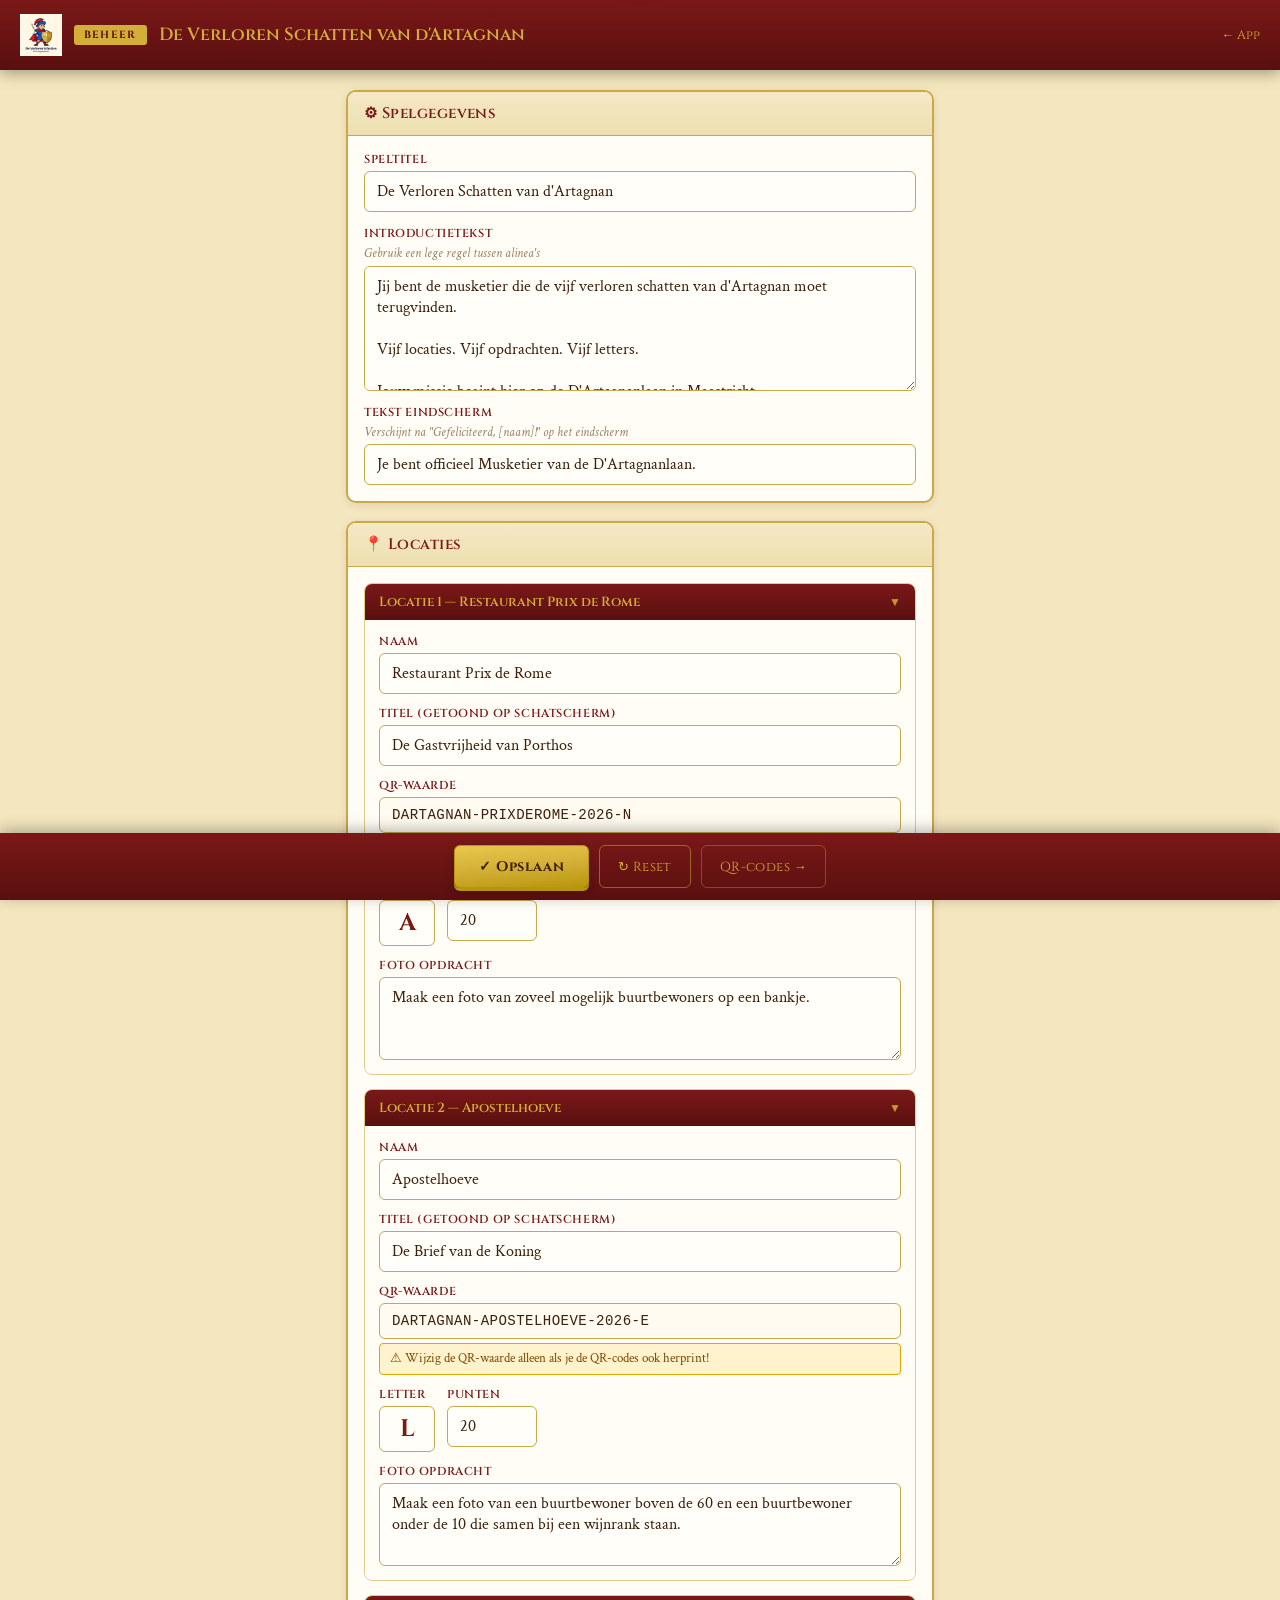
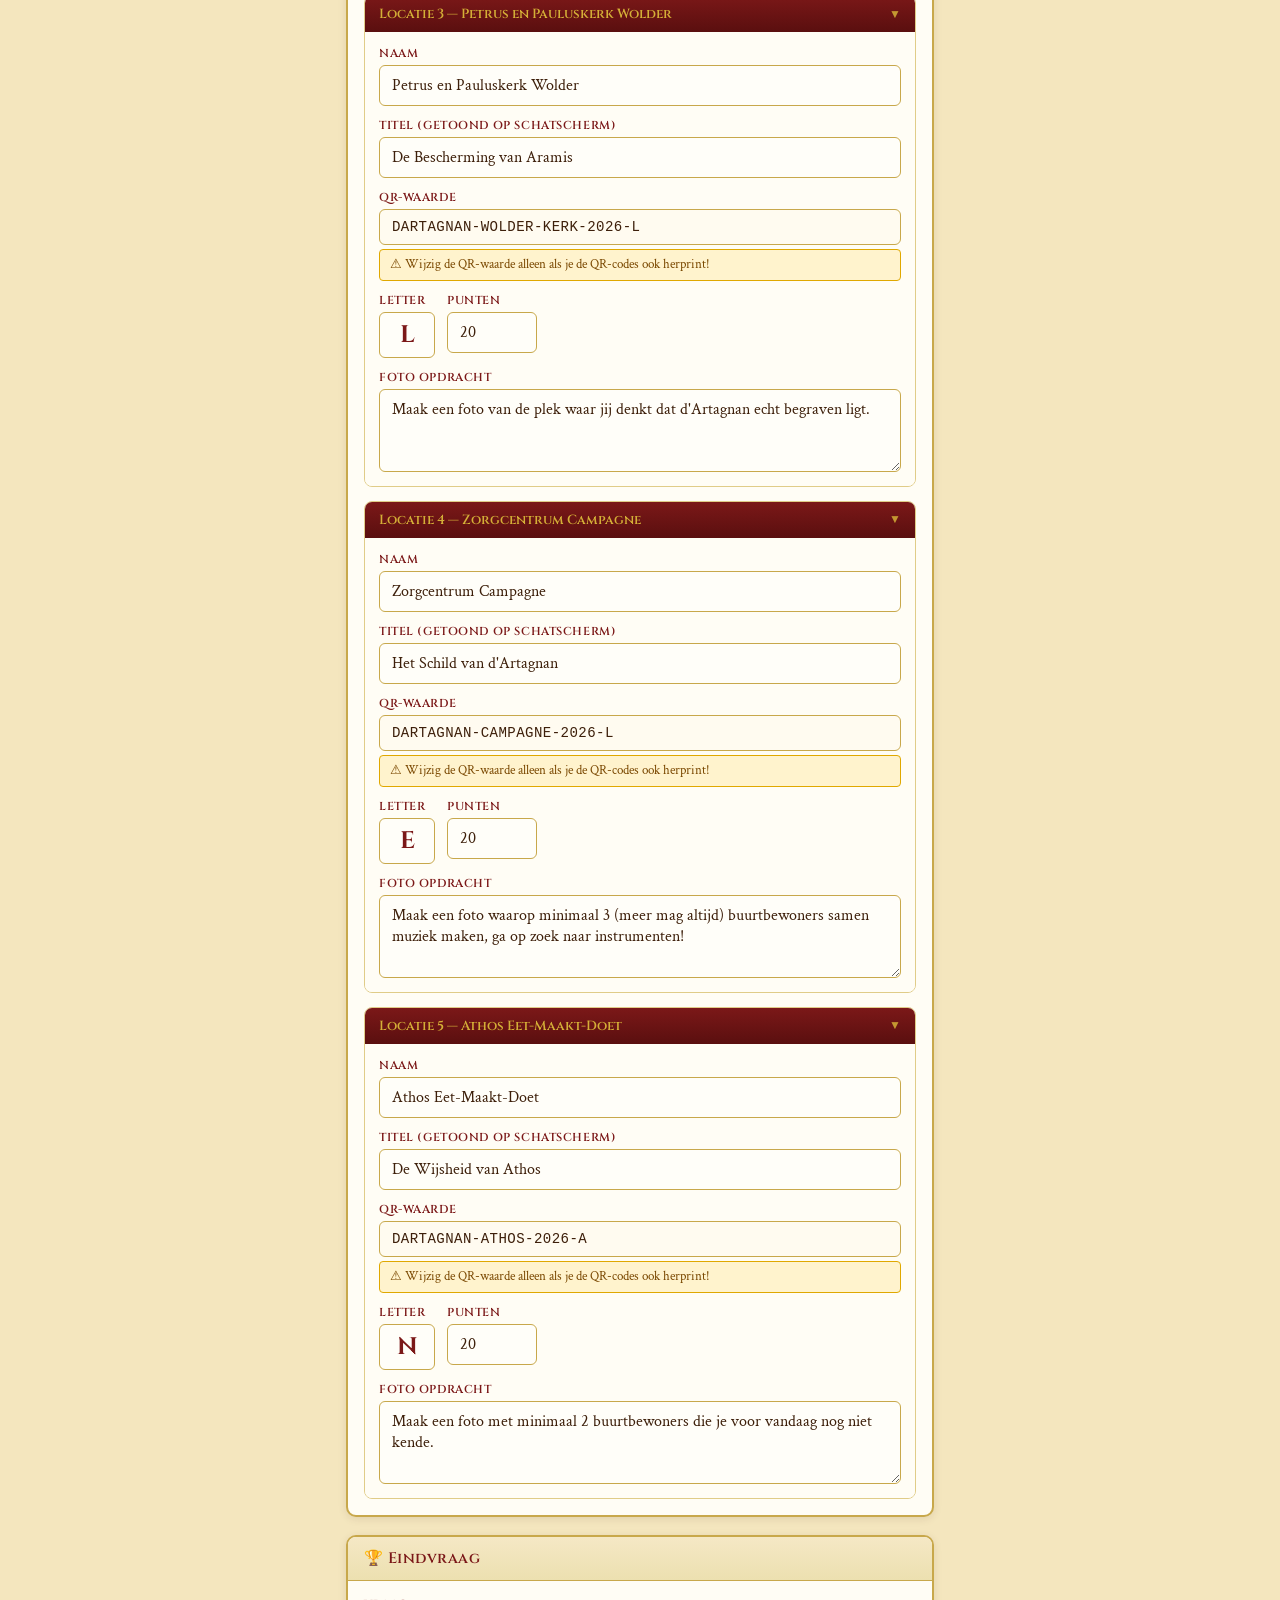
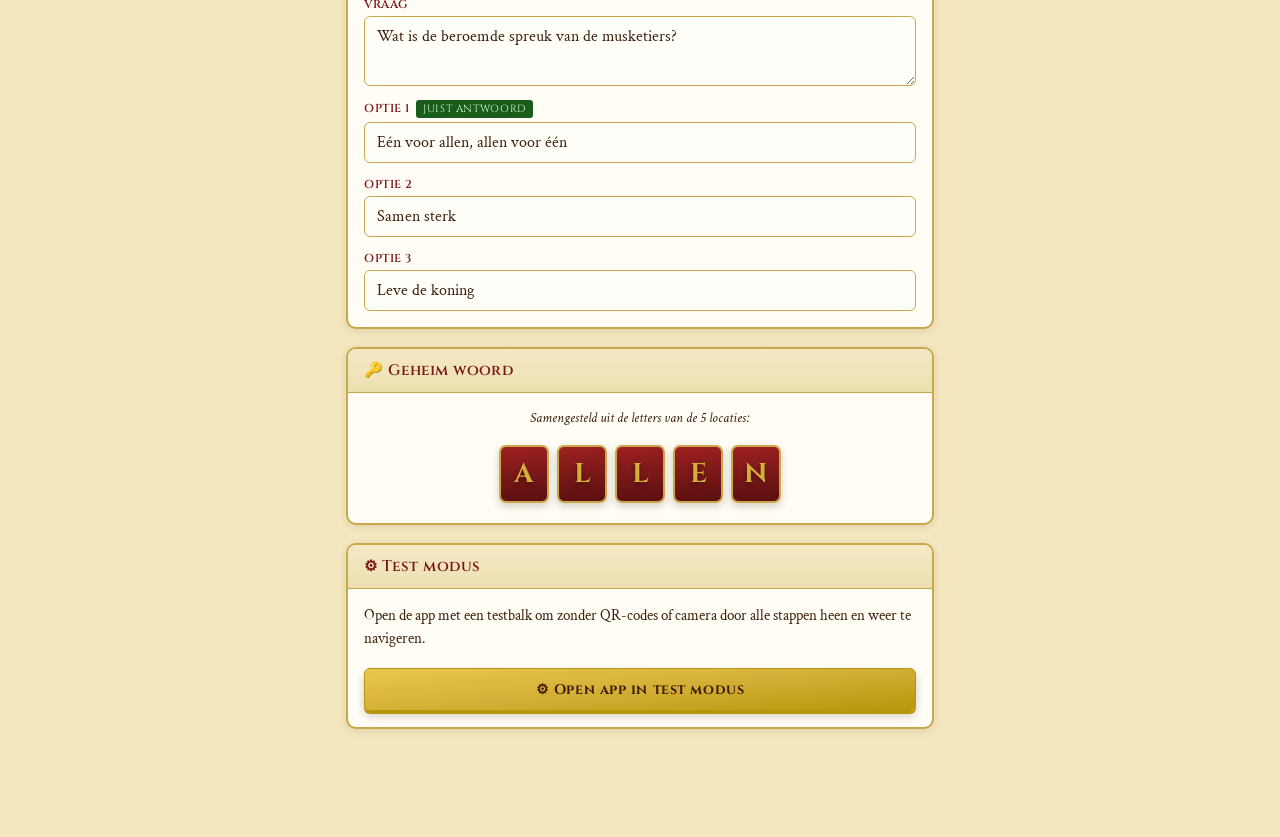
<file: admin.html>
<!DOCTYPE html>
<html lang="nl">
<head>
    <meta charset="UTF-8">
    <meta name="viewport" content="width=device-width, initial-scale=1.0">
    <title>Beheer — De Verloren Schatten van d'Artagnan</title>
    <link rel="preconnect" href="https://fonts.googleapis.com">
    <link rel="preconnect" href="https://fonts.gstatic.com" crossorigin>
    <link href="https://fonts.googleapis.com/css2?family=Cinzel:wght@400;600;700&family=Crimson+Text:ital,wght@0,400;0,600;1,400&display=swap" rel="stylesheet">
    <style>
        :root {
            --primary:     #7b1818;
            --primary-dk:  #5a0f0f;
            --secondary:   #d4af37;
            --secondary-dk:#b8960c;
            --bg:          #f4e6be;
            --card:        #fffdf5;
            --dark:        #3d1f0a;
            --border:      #c8a84b;
            --border-lt:   #e0cc88;
            --success:     #1a5c1a;
            --danger:      #7b1818;
            --warn-bg:     #fff3cd;
            --warn-border: #e0a800;
            --font-h:      'Cinzel', Georgia, serif;
            --font-b:      'Crimson Text', Georgia, serif;
        }

        *, *::before, *::after { box-sizing: border-box; margin: 0; padding: 0; }

        html { font-size: 16px; -webkit-text-size-adjust: 100%; }

        body {
            font-family: var(--font-b);
            background: var(--bg);
            color: var(--dark);
            min-height: 100vh;
            padding-bottom: 88px;
        }

        /* ---- Header ---- */
        .admin-header {
            background: linear-gradient(180deg, var(--primary) 0%, var(--primary-dk) 100%);
            color: var(--secondary);
            padding: 14px 20px;
            display: flex;
            align-items: center;
            gap: 12px;
            flex-wrap: wrap;
            position: sticky;
            top: 0;
            z-index: 100;
            box-shadow: 0 3px 14px rgba(0,0,0,0.35);
        }

        .admin-badge {
            background: var(--secondary);
            color: var(--primary-dk);
            font-family: var(--font-h);
            font-size: 0.65rem;
            font-weight: 700;
            padding: 3px 10px;
            border-radius: 3px;
            letter-spacing: 0.12em;
            white-space: nowrap;
        }

        .admin-header h1 {
            font-family: var(--font-h);
            font-size: clamp(0.82rem, 3vw, 1.1rem);
            font-weight: 600;
            flex: 1;
            line-height: 1.25;
        }

        .back-link {
            color: var(--secondary);
            text-decoration: none;
            font-family: var(--font-h);
            font-size: 0.78rem;
            white-space: nowrap;
            padding: 4px 0;
        }

        .admin-logo {
            height: 42px;
            width: auto;
            display: block;
            flex-shrink: 0;
        }

        /* ---- Main ---- */
        main {
            max-width: 620px;
            margin: 0 auto;
            padding: 20px 16px;
            display: flex;
            flex-direction: column;
            gap: 18px;
        }

        /* ---- Section card ---- */
        .admin-section {
            background: var(--card);
            border: 2px solid var(--border);
            border-radius: 10px;
            overflow: hidden;
            box-shadow: 0 2px 8px rgba(61,31,10,0.1);
        }

        .section-header {
            background: linear-gradient(180deg, #f5e8c5 0%, #ece0b0 100%);
            padding: 11px 16px;
            border-bottom: 1px solid var(--border);
        }

        .section-header h2 {
            font-family: var(--font-h);
            font-size: 0.95rem;
            color: var(--primary);
            font-weight: 600;
            letter-spacing: 0.03em;
        }

        .section-body {
            padding: 16px;
            display: flex;
            flex-direction: column;
            gap: 14px;
        }

        /* ---- Location card ---- */
        .loc-card {
            border: 1.5px solid var(--border-lt);
            border-radius: 8px;
            overflow: hidden;
        }

        .loc-card-header {
            background: linear-gradient(180deg, var(--primary) 0%, var(--primary-dk) 100%);
            color: var(--secondary);
            padding: 9px 14px;
            display: flex;
            align-items: center;
            justify-content: space-between;
            gap: 8px;
            cursor: pointer;
            user-select: none;
            -webkit-tap-highlight-color: transparent;
        }

        .loc-card-header h3 {
            font-family: var(--font-h);
            font-size: 0.83rem;
            font-weight: 600;
        }

        .loc-toggle {
            font-size: 0.75rem;
            opacity: 0.85;
            transition: transform 0.2s;
        }

        .loc-card-body {
            padding: 14px;
            display: flex;
            flex-direction: column;
            gap: 12px;
            background: var(--card);
        }

        .loc-card-body.collapsed {
            display: none;
        }

        /* ---- Form fields ---- */
        .field {
            display: flex;
            flex-direction: column;
            gap: 4px;
        }

        .field label {
            font-family: var(--font-h);
            font-size: 0.72rem;
            color: var(--primary);
            font-weight: 600;
            letter-spacing: 0.05em;
            text-transform: uppercase;
        }

        .field small {
            font-family: var(--font-b);
            font-size: 0.8rem;
            color: #9a8060;
            font-style: italic;
            line-height: 1.3;
        }

        .field input,
        .field textarea {
            width: 100%;
            padding: 9px 12px;
            font-family: var(--font-b);
            font-size: 1rem;
            border: 1.5px solid var(--border);
            border-radius: 6px;
            background: #fffef9;
            color: var(--dark);
            outline: none;
            transition: border-color 0.2s, box-shadow 0.2s;
            -webkit-appearance: none;
        }

        .field input:focus,
        .field textarea:focus {
            border-color: var(--primary);
            box-shadow: 0 0 0 2px rgba(123,24,24,0.1);
        }

        .field textarea { resize: vertical; min-height: 70px; }

        .field-qr input {
            font-family: 'Courier New', monospace;
            font-size: 0.88rem;
            background: #fffbf0;
            letter-spacing: 0.03em;
        }

        .field-letter input {
            width: 56px;
            text-align: center;
            font-family: var(--font-h);
            font-size: 1.5rem;
            font-weight: 700;
            color: var(--primary);
            text-transform: uppercase;
            padding: 6px 8px;
        }

        .field-points input {
            width: 90px;
        }

        .field-row {
            display: flex;
            gap: 12px;
            align-items: flex-start;
        }

        .qr-warning {
            font-size: 0.8rem;
            color: #7a4800;
            background: var(--warn-bg);
            border: 1px solid var(--warn-border);
            border-radius: 4px;
            padding: 6px 10px;
            line-height: 1.4;
        }

        /* ---- Correct answer badge ---- */
        .correct-label {
            display: flex;
            align-items: center;
            gap: 6px;
        }

        .correct-badge {
            background: var(--success);
            color: #d8ffd8;
            font-size: 0.65rem;
            font-family: var(--font-h);
            padding: 2px 7px;
            border-radius: 3px;
            letter-spacing: 0.06em;
        }

        /* ---- Word preview ---- */
        .word-preview {
            display: flex;
            gap: 8px;
            justify-content: center;
            flex-wrap: wrap;
            padding: 4px 0;
        }

        .word-letter {
            width: 50px;
            height: 58px;
            border: 2px solid var(--border);
            border-radius: 7px;
            display: flex;
            align-items: center;
            justify-content: center;
            font-family: var(--font-h);
            font-size: 1.7rem;
            font-weight: 700;
            background: linear-gradient(175deg, #9e2020 0%, var(--primary) 50%, var(--primary-dk) 100%);
            color: var(--secondary);
            box-shadow: 0 3px 8px rgba(61,31,10,0.22);
            text-shadow: 0 2px 4px rgba(0,0,0,0.4);
        }

        .word-letter.empty {
            background: linear-gradient(180deg, #e8d8b0 0%, #d8c898 100%);
            color: #a09060;
            text-shadow: none;
            font-size: 1.4rem;
        }

        .word-hint {
            text-align: center;
            font-style: italic;
            font-size: 0.88rem;
            color: var(--dark);
        }

        /* ---- Sticky action bar ---- */
        .action-bar {
            position: fixed;
            bottom: 0;
            left: 0;
            right: 0;
            background: linear-gradient(180deg, var(--primary) 0%, var(--primary-dk) 100%);
            padding: 12px 16px;
            display: flex;
            gap: 10px;
            justify-content: center;
            flex-wrap: wrap;
            box-shadow: 0 -3px 14px rgba(0,0,0,0.3);
            z-index: 100;
        }

        .btn-save {
            background: linear-gradient(175deg, #e8c84a 0%, var(--secondary) 50%, var(--secondary-dk) 100%);
            color: var(--dark);
            border: 1px solid var(--secondary-dk);
            padding: 11px 24px;
            border-radius: 6px;
            font-family: var(--font-h);
            font-size: 0.88rem;
            font-weight: 700;
            cursor: pointer;
            letter-spacing: 0.04em;
            box-shadow: 0 3px 0 var(--secondary-dk), 0 5px 10px rgba(0,0,0,0.2);
            transition: transform 0.1s;
            -webkit-tap-highlight-color: transparent;
        }

        .btn-save:active { transform: translateY(2px); box-shadow: 0 1px 0 var(--secondary-dk); }

        .btn-reset {
            background: transparent;
            color: var(--secondary);
            border: 1px solid rgba(212,175,55,0.5);
            padding: 11px 18px;
            border-radius: 6px;
            font-family: var(--font-h);
            font-size: 0.82rem;
            cursor: pointer;
            letter-spacing: 0.03em;
            transition: background 0.2s;
            -webkit-tap-highlight-color: transparent;
        }

        .btn-reset:hover { background: rgba(212,175,55,0.1); }

        .btn-qr {
            background: transparent;
            color: var(--secondary);
            border: 1px solid rgba(212,175,55,0.35);
            padding: 11px 18px;
            border-radius: 6px;
            font-family: var(--font-h);
            font-size: 0.82rem;
            letter-spacing: 0.03em;
            text-decoration: none;
            display: inline-flex;
            align-items: center;
            -webkit-tap-highlight-color: transparent;
        }

        /* ---- Status toast ---- */
        .status-bar {
            position: fixed;
            top: 62px;
            left: 50%;
            transform: translateX(-50%) translateY(-100px);
            padding: 11px 22px;
            border-radius: 22px;
            font-family: var(--font-h);
            font-size: 0.82rem;
            box-shadow: 0 4px 18px rgba(0,0,0,0.3);
            transition: transform 0.35s cubic-bezier(0.34, 1.56, 0.64, 1);
            z-index: 200;
            white-space: nowrap;
            pointer-events: none;
            background: var(--success);
            color: #d8ffd8;
            letter-spacing: 0.02em;
        }

        .status-bar.show   { transform: translateX(-50%) translateY(0); }
        .status-bar.error  { background: var(--danger); color: #ffd8d8; }
        .status-bar.warn   { background: #7a4800; color: #ffe8c8; }
    </style>
</head>
<body>

<header class="admin-header">
    <img src="logo.png" class="admin-logo" alt="Logo">
    <span class="admin-badge">BEHEER</span>
    <h1>De Verloren Schatten van d'Artagnan</h1>
    <a href="index.html" class="back-link">&#8592; App</a>
</header>

<main>

    <!-- ===== SPELGEGEVENS ===== -->
    <div class="admin-section">
        <div class="section-header">
            <h2>&#9881; Spelgegevens</h2>
        </div>
        <div class="section-body">
            <div class="field">
                <label>Speltitel</label>
                <input type="text" id="cfg-gameTitle" maxlength="120">
            </div>
            <div class="field">
                <label>Introductietekst</label>
                <small>Gebruik een lege regel tussen alinea's</small>
                <textarea id="cfg-introText" rows="5"></textarea>
            </div>
            <div class="field">
                <label>Tekst eindscherm</label>
                <small>Verschijnt na "Gefeliciteerd, [naam]!" op het eindscherm</small>
                <input type="text" id="cfg-congratsText" maxlength="200">
            </div>
        </div>
    </div>

    <!-- ===== LOCATIES ===== -->
    <div class="admin-section">
        <div class="section-header">
            <h2>&#128205; Locaties</h2>
        </div>
        <div class="section-body" id="locations-container"></div>
    </div>

    <!-- ===== EINDVRAAG ===== -->
    <div class="admin-section">
        <div class="section-header">
            <h2>&#127942; Eindvraag</h2>
        </div>
        <div class="section-body">
            <div class="field">
                <label>Vraag</label>
                <textarea id="cfg-finalQuestion" rows="2"></textarea>
            </div>
            <div class="field">
                <div class="correct-label">
                    <label>Optie 1</label>
                    <span class="correct-badge">JUIST ANTWOORD</span>
                </div>
                <input type="text" id="cfg-answer0" maxlength="200">
            </div>
            <div class="field">
                <label>Optie 2</label>
                <input type="text" id="cfg-answer1" maxlength="200">
            </div>
            <div class="field">
                <label>Optie 3</label>
                <input type="text" id="cfg-answer2" maxlength="200">
            </div>
        </div>
    </div>

    <!-- ===== GEHEIM WOORD ===== -->
    <div class="admin-section">
        <div class="section-header">
            <h2>&#128273; Geheim woord</h2>
        </div>
        <div class="section-body">
            <p class="word-hint">Samengesteld uit de letters van de 5 locaties:</p>
            <div class="word-preview" id="word-preview"></div>
        </div>
    </div>

    <!-- ===== TEST MODUS ===== -->
    <div class="admin-section">
        <div class="section-header">
            <h2>&#9881; Test modus</h2>
        </div>
        <div class="section-body">
            <p style="font-family:var(--font-b);font-size:0.95rem;line-height:1.5;color:var(--dark);">Open de app met een testbalk om zonder QR-codes of camera door alle stappen heen en weer te navigeren.</p>
            <button class="btn-save" id="btn-test-mode" style="margin-top:4px;">&#9881; Open app in test modus</button>
        </div>
    </div>

</main>

<!-- Sticky action bar -->
<div class="action-bar">
    <button class="btn-save" id="btn-save">&#10003; Opslaan</button>
    <button class="btn-reset" id="btn-reset">&#8635; Reset</button>
    <a href="qrcodes.html" class="btn-qr">QR-codes &#8594;</a>
</div>

<!-- Status notification -->
<div class="status-bar" id="status-bar"></div>

<script>
'use strict';

const CONFIG_KEY = 'artagnan_config_v1';

const DEFAULT_CONFIG = {
    gameTitle:    "De Verloren Schatten van d'Artagnan",
    introText:    "Jij bent de musketier die de vijf verloren schatten van d'Artagnan moet terugvinden.\n\nVijf locaties. Vijf opdrachten. Vijf letters.\n\nJouw missie begint hier op de D'Artagnanlaan in Maastricht.",
    congratsText: "Je bent officieel Musketier van de D'Artagnanlaan.",
    locations: [
        { qrValue: 'DARTAGNAN-PRIXDEROME-2026-N',    name: 'Restaurant Prix de Rome',      title: 'De Gastvrijheid van Porthos', letter: 'A', points: 20, task: 'Maak een foto van zoveel mogelijk buurtbewoners op een bankje.' },
        { qrValue: 'DARTAGNAN-APOSTELHOEVE-2026-E',  name: 'Apostelhoeve',                 title: 'De Brief van de Koning',      letter: 'L', points: 20, task: 'Maak een foto van een buurtbewoner boven de 60 en een buurtbewoner onder de 10 die samen bij een wijnrank staan.' },
        { qrValue: 'DARTAGNAN-WOLDER-KERK-2026-L',   name: 'Petrus en Pauluskerk Wolder',  title: 'De Bescherming van Aramis',   letter: 'L', points: 20, task: "Maak een foto van de plek waar jij denkt dat d'Artagnan echt begraven ligt." },
        { qrValue: 'DARTAGNAN-CAMPAGNE-2026-L',      name: 'Zorgcentrum Campagne',         title: "Het Schild van d'Artagnan",    letter: 'E', points: 20, task: 'Maak een foto waarop minimaal 3 (meer mag altijd) buurtbewoners samen muziek maken, ga op zoek naar instrumenten!' },
        { qrValue: 'DARTAGNAN-ATHOS-2026-A',        name: 'Athos Eet-Maakt-Doet',        title: 'De Wijsheid van Athos',        letter: 'N', points: 20, task: 'Maak een foto met minimaal 2 buurtbewoners die je voor vandaag nog niet kende.' }
    ],
    finalQuestion: "Wat is de beroemde spreuk van de musketiers?",
    correctAnswer: "Eén voor allen, allen voor één",
    answerOptions: [
        "Eén voor allen, allen voor één",
        "Samen sterk",
        "Leve de koning"
    ]
};

let config           = JSON.parse(JSON.stringify(DEFAULT_CONFIG));
let savedQrValues    = config.locations.map(l => l.qrValue);
let statusTimer      = null;

/* ---- Load from localStorage ---- */
function loadConfig() {
    try {
        const raw = localStorage.getItem(CONFIG_KEY);
        if (!raw) return;
        const p = JSON.parse(raw);
        if (
            p && typeof p === 'object' &&
            Array.isArray(p.locations) && p.locations.length === 5 &&
            Array.isArray(p.answerOptions) && p.answerOptions.length >= 2
        ) {
            config        = p;
            savedQrValues = config.locations.map(l => l.qrValue);
        }
    } catch (_) {}
}

/* ---- Populate global fields ---- */
function populateForm() {
    document.getElementById('cfg-gameTitle').value     = config.gameTitle    || '';
    document.getElementById('cfg-introText').value     = config.introText    || '';
    document.getElementById('cfg-congratsText').value  = config.congratsText || '';
    document.getElementById('cfg-finalQuestion').value = config.finalQuestion || '';
    document.getElementById('cfg-answer0').value       = config.answerOptions[0] || '';
    document.getElementById('cfg-answer1').value       = config.answerOptions[1] || '';
    document.getElementById('cfg-answer2').value       = config.answerOptions[2] || '';
}

/* ---- Build location cards ---- */
function buildLocationCards() {
    const container = document.getElementById('locations-container');
    container.innerHTML = '';

    config.locations.forEach((loc, i) => {
        const card = document.createElement('div');
        card.className = 'loc-card';

        const nameDisplay = escHTML(loc.name);
        const titleVal    = escHTML(loc.title);
        const qrVal       = escHTML(loc.qrValue);
        const taskVal     = escHTML(loc.task);

        card.innerHTML =
            '<div class="loc-card-header" onclick="toggleCard(' + i + ')" id="loc-hdr-' + i + '">' +
                '<h3>Locatie ' + (i + 1) + ' &mdash; <span id="loc-lbl-' + i + '">' + nameDisplay + '</span></h3>' +
                '<span class="loc-toggle" id="loc-tog-' + i + '">&#9660;</span>' +
            '</div>' +
            '<div class="loc-card-body" id="loc-body-' + i + '">' +
                '<div class="field">' +
                    '<label>Naam</label>' +
                    '<input type="text" id="loc-' + i + '-name" value="' + nameDisplay + '" maxlength="100" ' +
                        'oninput="document.getElementById(\'loc-lbl-' + i + '\').textContent=this.value">' +
                '</div>' +
                '<div class="field">' +
                    '<label>Titel (getoond op schatscherm)</label>' +
                    '<input type="text" id="loc-' + i + '-title" value="' + titleVal + '" maxlength="120">' +
                '</div>' +
                '<div class="field field-qr">' +
                    '<label>QR-waarde</label>' +
                    '<input type="text" id="loc-' + i + '-qrValue" value="' + qrVal + '" maxlength="200" ' +
                        'oninput="updateWordPreview()">' +
                    '<div class="qr-warning">&#9888; Wijzig de QR-waarde alleen als je de QR-codes ook herprint!</div>' +
                '</div>' +
                '<div class="field-row">' +
                    '<div class="field field-letter">' +
                        '<label>Letter</label>' +
                        '<input type="text" id="loc-' + i + '-letter" value="' + escHTML(loc.letter) + '" ' +
                            'maxlength="1" style="text-transform:uppercase" oninput="updateWordPreview()">' +
                    '</div>' +
                    '<div class="field field-points">' +
                        '<label>Punten</label>' +
                        '<input type="number" id="loc-' + i + '-points" value="' + loc.points + '" min="0" max="9999">' +
                    '</div>' +
                '</div>' +
                '<div class="field">' +
                    '<label>Foto opdracht</label>' +
                    '<textarea id="loc-' + i + '-task" rows="3">' + taskVal + '</textarea>' +
                '</div>' +
            '</div>';

        container.appendChild(card);
    });
}

function toggleCard(i) {
    const body   = document.getElementById('loc-body-' + i);
    const toggle = document.getElementById('loc-tog-' + i);
    const hidden = body.classList.toggle('collapsed');
    toggle.innerHTML = hidden ? '&#9654;' : '&#9660;';
}

/* ---- Word preview ---- */
function updateWordPreview() {
    const preview = document.getElementById('word-preview');
    preview.innerHTML = '';
    for (let i = 0; i < 5; i++) {
        const input = document.getElementById('loc-' + i + '-letter');
        const ch = input ? input.value.trim().toUpperCase().charAt(0) : '';
        const el = document.createElement('div');
        el.className   = 'word-letter' + (ch ? '' : ' empty');
        el.textContent = ch || '?';
        preview.appendChild(el);
    }
}

/* ---- Read form ---- */
function readForm() {
    const cfg = {
        gameTitle:     document.getElementById('cfg-gameTitle').value.trim(),
        introText:     document.getElementById('cfg-introText').value,
        congratsText:  document.getElementById('cfg-congratsText').value.trim(),
        finalQuestion: document.getElementById('cfg-finalQuestion').value.trim(),
        correctAnswer: document.getElementById('cfg-answer0').value.trim(),
        answerOptions: [
            document.getElementById('cfg-answer0').value.trim(),
            document.getElementById('cfg-answer1').value.trim(),
            document.getElementById('cfg-answer2').value.trim()
        ].filter(Boolean),
        locations: []
    };

    for (let i = 0; i < 5; i++) {
        cfg.locations.push({
            qrValue: document.getElementById('loc-' + i + '-qrValue').value.trim(),
            name:    document.getElementById('loc-' + i + '-name').value.trim(),
            title:   document.getElementById('loc-' + i + '-title').value.trim(),
            letter:  (document.getElementById('loc-' + i + '-letter').value.trim().toUpperCase().charAt(0)) || '?',
            points:  parseInt(document.getElementById('loc-' + i + '-points').value, 10) || 0,
            task:    document.getElementById('loc-' + i + '-task').value.trim()
        });
    }

    return cfg;
}

/* ---- Validate ---- */
function validate(cfg) {
    if (!cfg.gameTitle)     return 'Speltitel is verplicht.';
    if (!cfg.finalQuestion) return 'De eindvraag is verplicht.';
    if (!cfg.correctAnswer) return 'Het juiste antwoord (optie 1) is verplicht.';
    if (cfg.answerOptions.length < 2) return 'Er zijn minimaal 2 antwoordopties nodig.';

    for (let i = 0; i < cfg.locations.length; i++) {
        const loc = cfg.locations[i];
        if (!loc.qrValue) return 'QR-waarde van locatie ' + (i + 1) + ' is verplicht.';
        if (!loc.name)    return 'Naam van locatie ' + (i + 1) + ' is verplicht.';
        if (!loc.title)   return 'Titel van locatie ' + (i + 1) + ' is verplicht.';

        // Check for duplicate QR values
        const dup = cfg.locations.findIndex((l, j) => j !== i && l.qrValue === loc.qrValue);
        if (dup !== -1) return 'QR-waarden van locatie ' + (i + 1) + ' en ' + (dup + 1) + ' zijn identiek.';
    }

    return null; // valid
}

/* ---- Save ---- */
function saveConfig() {
    const cfg = readForm();
    const err = validate(cfg);
    if (err) { showStatus(err, 'error'); return; }

    const qrChanged = cfg.locations.some((loc, i) => loc.qrValue !== savedQrValues[i]);

    try {
        const json = JSON.stringify(cfg);
        localStorage.setItem(CONFIG_KEY, json);

        // Verify the write actually succeeded
        if (localStorage.getItem(CONFIG_KEY) !== json) {
            showStatus('Opslaan mislukt \u2014 kon niet verifi\u00ebren. Gebruik geen priv\u00e9venster.', 'error');
            return;
        }

        config        = cfg;
        savedQrValues = cfg.locations.map(l => l.qrValue);
        if (qrChanged) {
            showStatus('\u2713 Opgeslagen \u2014 QR-waarden gewijzigd: herprint de QR-codes!', 'warn');
        } else {
            showStatus('\u2713 Opgeslagen! Open de app opnieuw om de wijzigingen te zien.', '');
        }
    } catch (_) {
        showStatus('Opslaan mislukt \u2014 localStorage niet beschikbaar. Gebruik geen priv\u00e9venster.', 'error');
    }
}

/* ---- Reset ---- */
function resetConfig() {
    if (!confirm('Weet je zeker dat je alle instellingen wilt resetten naar de standaardwaarden?')) return;
    try { localStorage.removeItem(CONFIG_KEY); } catch (_) {}
    config        = JSON.parse(JSON.stringify(DEFAULT_CONFIG));
    savedQrValues = config.locations.map(l => l.qrValue);
    populateForm();
    buildLocationCards();
    updateWordPreview();
    showStatus('\u21BA Instellingen gereset naar standaard.', '');
}

/* ---- Status message ---- */
function showStatus(msg, type) {
    const bar = document.getElementById('status-bar');
    bar.textContent = msg;
    bar.className   = 'status-bar show' + (type ? ' ' + type : '');
    if (statusTimer) clearTimeout(statusTimer);
    statusTimer = setTimeout(() => bar.classList.remove('show'), 4200);
}

/* ---- HTML escape ---- */
function escHTML(str) {
    return String(str || '')
        .replace(/&/g, '&amp;')
        .replace(/</g, '&lt;')
        .replace(/>/g, '&gt;')
        .replace(/"/g, '&quot;');
}

function startTestMode() {
    try { localStorage.setItem('artagnan_testmode', '1'); } catch (_) {}
    window.open('index.html', '_blank');
}

/* ---- Init ---- */
loadConfig();
populateForm();
buildLocationCards();
updateWordPreview();

document.getElementById('btn-save').addEventListener('click',  saveConfig);
document.getElementById('btn-reset').addEventListener('click', resetConfig);
document.getElementById('btn-test-mode').addEventListener('click', startTestMode);
</script>

</body>
</html>
</file>
